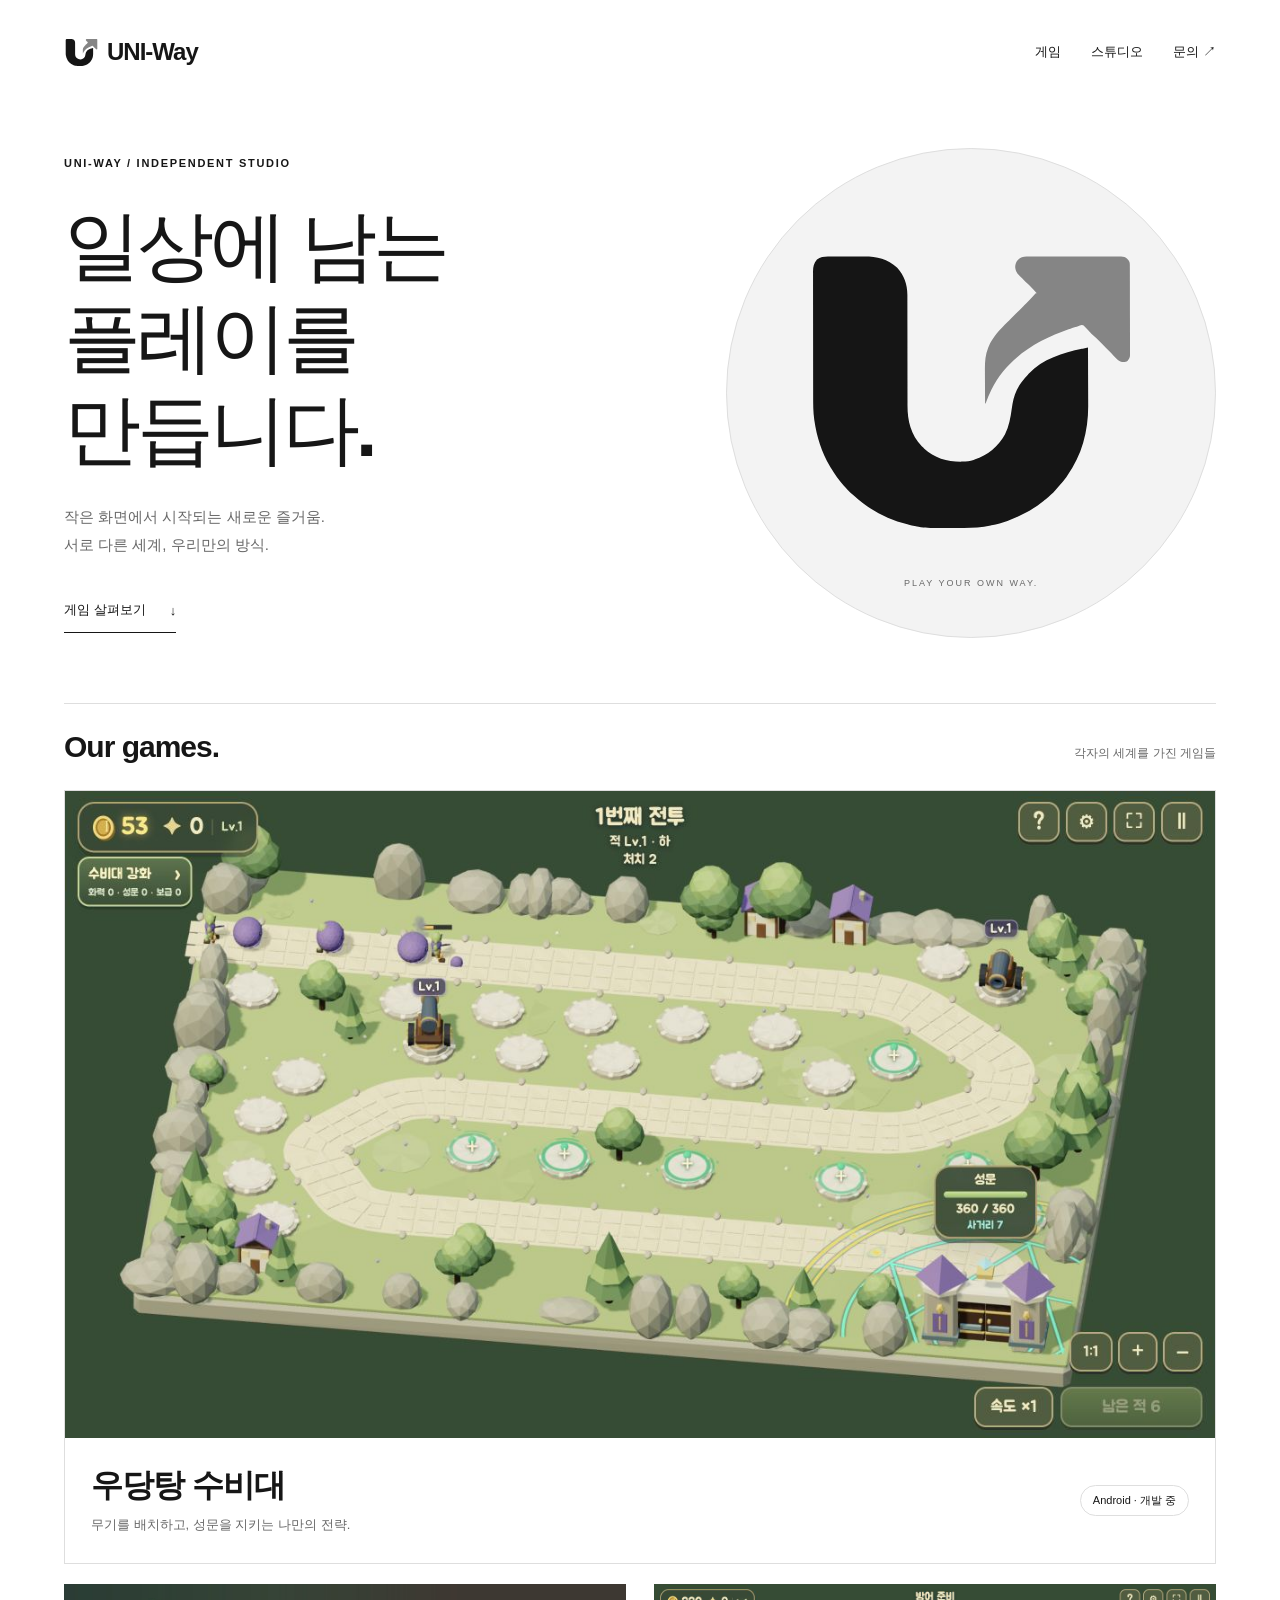
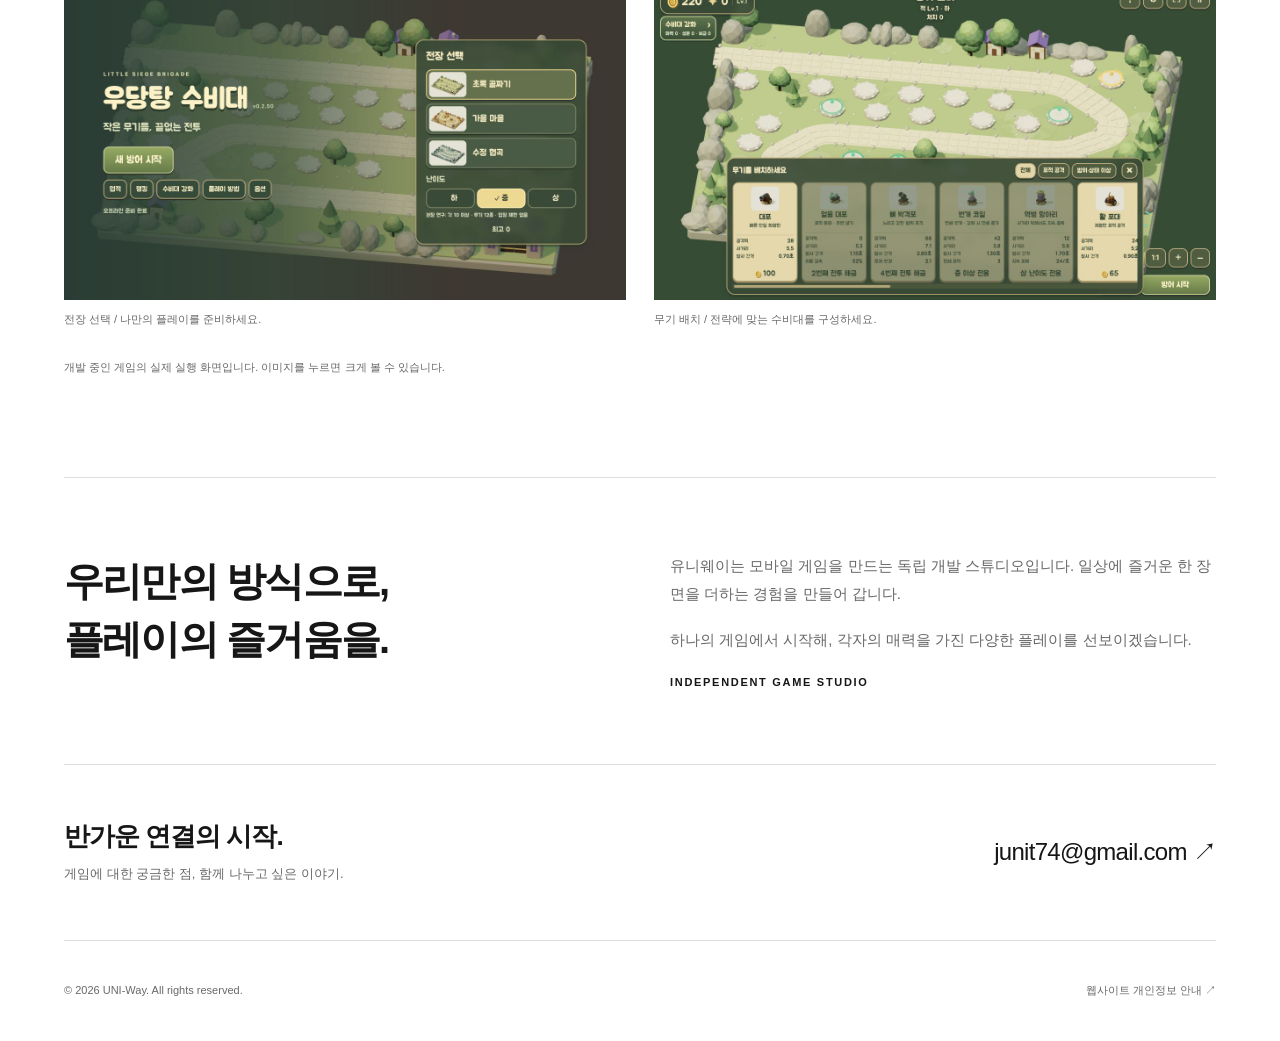
<file: index.html>
<!doctype html>
<html lang="ko">
<head>
  <meta charset="utf-8">
  <meta name="google-site-verification" content="GJATrwkoLwylwQ_Y2QDyJw9GCE_p8dDz-7OQRuyjxLs" />
  <meta name="viewport" content="width=device-width, initial-scale=1">
  <meta name="theme-color" content="#121212">
  <title>유니웨이 UNI-Way — 작은 화면 속, 새로운 즐거움</title>
  <meta name="description" content="유니웨이(UNI-Way)는 모바일 게임을 만듭니다. 개발 중인 우당탕 수비대와 유니웨이의 소식을 만나보세요.">
  <meta property="og:type" content="website">
  <link rel="canonical" href="https://junit74.github.io/">
  <meta property="og:url" content="https://junit74.github.io/">
  <meta property="og:title" content="유니웨이 UNI-Way">
  <meta property="og:description" content="작은 화면 속, 새로운 즐거움. 모바일 게임을 만드는 유니웨이입니다.">
  <link rel="icon" href="./assets/uniway-favicon-mono-64.png" type="image/png" sizes="64x64">
  <link rel="icon" data-theme-favicon href="./assets/uniway-favicon-mono-adaptive.svg" type="image/svg+xml" sizes="any">
  <link rel="apple-touch-icon" href="./assets/apple-touch-icon-mono.png">
  <script src="./theme.js?v=auto-theme-07"></script><link rel="stylesheet" href="./style.css?v=auto-theme-07">
</head>
<body class="cinema"><a class="skip" href="#main">본문으로 바로가기</a><div class="wrap"><header class="header"><a class="brand" href="./" aria-label="UNI-Way 처음으로"><img class="mono-light" src="./assets/uniway-symbol-mono-black.svg" width="35" height="35" alt=""><img class="mono-dark" src="./assets/uniway-symbol-mono-white.svg" width="35" height="35" alt=""><span>UNI-Way</span></a><nav aria-label="주요 메뉴"><a href="#games">게임</a><a href="#about">스튜디오</a><a href="#contact">문의 ↗</a></nav></header><main id="main"><section class="cinema-hero"><div><span class="eyebrow">UNI-WAY / INDEPENDENT STUDIO</span><h1>일상에 남는<br>플레이를 만듭니다.</h1><p>작은 화면에서 시작되는 새로운 즐거움.<br>서로 다른 세계, 우리만의 방식.</p><a class="text-link" href="#games">게임 살펴보기 <span>↓</span></a></div><div class="symbol-stage" aria-hidden="true"><img class="mono-light" src="./assets/uniway-symbol-mono-black.svg" width="35" height="35" alt=""><img class="mono-dark" src="./assets/uniway-symbol-mono-white.svg" width="35" height="35" alt=""><span class="stage-caption">PLAY YOUR OWN WAY.</span></div></section><section class="games" id="games"><div class="section-head"><h2>Our games.</h2><p>각자의 세계를 가진 게임들</p></div><article class="game-main"><a class="image-link" href="./assets/guardians-battle.png" target="_blank" rel="noopener" aria-label="우당탕 수비대 실제 전투 화면 크게 보기 (새 탭)"><img class="game-img" src="./assets/guardians-battle.png" width="1280" height="720" alt="우당탕 수비대 실제 전투 화면" loading="lazy"></a><div class="game-meta"><div><h3>우당탕 수비대</h3><p>무기를 배치하고, 성문을 지키는 나만의 전략.</p></div><span class="badge">Android · 개발 중</span></div></article><div class="shots"><figure><a class="image-link" href="./assets/guardians-menu.png" target="_blank" rel="noopener" aria-label="우당탕 수비대 전장 선택 화면 크게 보기 (새 탭)"><img class="game-img" src="./assets/guardians-menu.png" width="1280" height="720" alt="우당탕 수비대 전장 선택 화면" loading="lazy"></a><figcaption>전장 선택 / 나만의 플레이를 준비하세요.</figcaption></figure><figure><a class="image-link" href="./assets/guardians-build.png" target="_blank" rel="noopener" aria-label="우당탕 수비대 무기 배치 화면 크게 보기 (새 탭)"><img class="game-img" src="./assets/guardians-build.png" width="1280" height="720" alt="우당탕 수비대 무기 배치 화면" loading="lazy"></a><figcaption>무기 배치 / 전략에 맞는 수비대를 구성하세요.</figcaption></figure></div><p class="capture-note">개발 중인 게임의 실제 실행 화면입니다. 이미지를 누르면 크게 볼 수 있습니다.</p></section><section class="about" id="about"><h2>우리만의 방식으로,<br>플레이의 즐거움을.</h2><div><p>유니웨이는 모바일 게임을 만드는 독립 개발 스튜디오입니다. 일상에 즐거운 한 장면을 더하는 경험을 만들어 갑니다.</p><p>하나의 게임에서 시작해, 각자의 매력을 가진 다양한 플레이를 선보이겠습니다.</p><span class="eyebrow">INDEPENDENT GAME STUDIO</span></div></section></main><section class="contact" id="contact"><div><h2>반가운 연결의 시작.</h2><p>게임에 대한 궁금한 점, 함께 나누고 싶은 이야기.</p></div><a href="mailto:junit74@gmail.com">junit74@gmail.com ↗</a></section><footer class="footer"><span>© <span id="year">2026</span> UNI-Way. All rights reserved.</span><a href="./privacy.html">웹사이트 개인정보 안내 ↗</a></footer></div><script src="./script.js?v=mono-stage-06"></script></body></html>
</file>
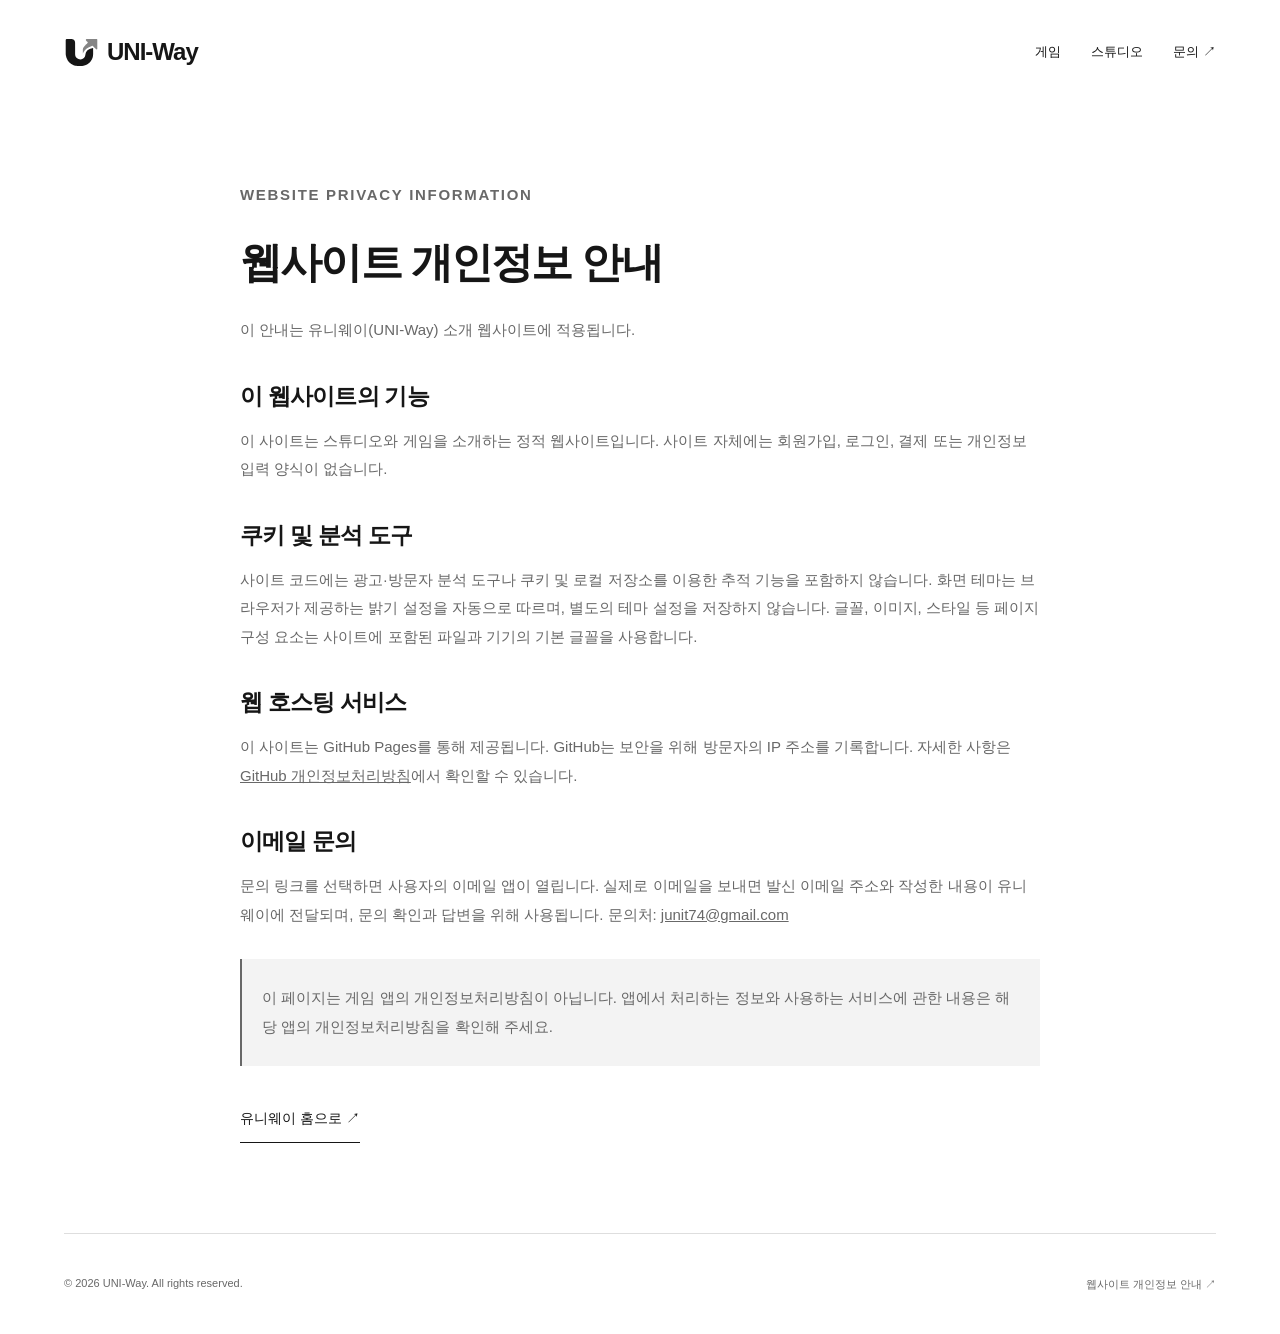
<file: privacy.html>
<!doctype html>
<html lang="ko">
<head>
  <meta charset="utf-8">
  <meta name="viewport" content="width=device-width, initial-scale=1">
  <meta name="theme-color" content="#121212">
  <title>웹사이트 개인정보 안내 — 유니웨이 UNI-Way</title>
  <meta name="description" content="유니웨이 소개 웹사이트의 개인정보 관련 안내입니다.">
  <meta property="og:type" content="website">
  <link rel="canonical" href="https://junit74.github.io/privacy.html">
  <meta property="og:url" content="https://junit74.github.io/privacy.html">
  <meta property="og:title" content="웹사이트 개인정보 안내 — UNI-Way">
  <meta property="og:description" content="유니웨이 소개 웹사이트의 개인정보 관련 안내입니다.">
  <link rel="icon" href="./assets/uniway-favicon-mono-64.png" type="image/png" sizes="64x64">
  <link rel="icon" data-theme-favicon href="./assets/uniway-favicon-mono-adaptive.svg" type="image/svg+xml" sizes="any">
  <link rel="apple-touch-icon" href="./assets/apple-touch-icon-mono.png">
  <script src="./theme.js?v=auto-theme-07"></script><link rel="stylesheet" href="./style.css?v=auto-theme-07">
</head>
<body class="cinema"><a class="skip" href="#main">본문으로 바로가기</a><div class="wrap"><header class="header"><a class="brand" href="./" aria-label="UNI-Way 처음으로"><img class="mono-light" src="./assets/uniway-symbol-mono-black.svg" width="35" height="35" alt=""><img class="mono-dark" src="./assets/uniway-symbol-mono-white.svg" width="35" height="35" alt=""><span>UNI-Way</span></a><nav aria-label="주요 메뉴"><a href="./#games">게임</a><a href="./#about">스튜디오</a><a href="./#contact">문의 ↗</a></nav></header><main id="main" class="policy"><p class="eyebrow">WEBSITE PRIVACY INFORMATION</p><h1>웹사이트 개인정보 안내</h1><p>이 안내는 유니웨이(UNI-Way) 소개 웹사이트에 적용됩니다.</p><h2>이 웹사이트의 기능</h2><p>이 사이트는 스튜디오와 게임을 소개하는 정적 웹사이트입니다. 사이트 자체에는 회원가입, 로그인, 결제 또는 개인정보 입력 양식이 없습니다.</p><h2>쿠키 및 분석 도구</h2><p>사이트 코드에는 광고·방문자 분석 도구나 쿠키 및 로컬 저장소를 이용한 추적 기능을 포함하지 않습니다. 화면 테마는 브라우저가 제공하는 밝기 설정을 자동으로 따르며, 별도의 테마 설정을 저장하지 않습니다. 글꼴, 이미지, 스타일 등 페이지 구성 요소는 사이트에 포함된 파일과 기기의 기본 글꼴을 사용합니다.</p><h2>웹 호스팅 서비스</h2><p>이 사이트는 GitHub Pages를 통해 제공됩니다. GitHub는 보안을 위해 방문자의 IP 주소를 기록합니다. 자세한 사항은 <a href="https://docs.github.com/en/site-policy/privacy-policies/github-general-privacy-statement" style="text-decoration:underline">GitHub 개인정보처리방침</a>에서 확인할 수 있습니다.</p><h2>이메일 문의</h2><p>문의 링크를 선택하면 사용자의 이메일 앱이 열립니다. 실제로 이메일을 보내면 발신 이메일 주소와 작성한 내용이 유니웨이에 전달되며, 문의 확인과 답변을 위해 사용됩니다. 문의처: <a href="mailto:junit74@gmail.com" style="text-decoration:underline">junit74@gmail.com</a></p><div class="policy-callout"><p>이 페이지는 게임 앱의 개인정보처리방침이 아닙니다. 앱에서 처리하는 정보와 사용하는 서비스에 관한 내용은 해당 앱의 개인정보처리방침을 확인해 주세요.</p></div><a class="back-link" href="./">유니웨이 홈으로 <span aria-hidden="true">↗</span></a></main><footer class="footer"><span>© <span id="year">2026</span> UNI-Way. All rights reserved.</span><a href="./privacy.html">웹사이트 개인정보 안내 ↗</a></footer></div><script src="./script.js?v=mono-stage-06"></script></body></html>
</file>
<file: style.css>
@charset "UTF-8";
:root{color-scheme:light;--bg:#fff;--fg:#161616;--muted:#686868;--line:#dedede;--panel:#f3f3f3;--card:#fff;--inverse:#111;--inverse-fg:#fff;--light:block;--dark:none}
:root[data-theme="dark"]{color-scheme:dark;--bg:#121212;--fg:#f5f5f5;--muted:#aaa;--line:#393939;--panel:#202020;--card:#191919;--inverse:#eee;--inverse-fg:#111;--light:none;--dark:block}
*{box-sizing:border-box}
html{scroll-behavior:smooth;scroll-padding-top:80px}
body{margin:0;background:var(--bg);color:var(--fg);font-family:Inter,-apple-system,BlinkMacSystemFont,"Apple SD Gothic Neo","Noto Sans KR",sans-serif;-webkit-font-smoothing:antialiased}
a{color:inherit;text-decoration:none}
button,select{font:inherit}
a:focus-visible,button:focus-visible,select:focus-visible{outline:2px solid var(--fg);outline-offset:5px}
::selection{background:var(--fg);color:var(--bg)}
img{max-width:100%}
.wrap{width:min(1280px,90%);margin:auto}
.header{min-height:100px;display:flex;align-items:center;justify-content:space-between;gap:24px}
.brand{display:inline-flex;align-items:center;gap:8px;font-size:24px;letter-spacing:-1px;font-weight:750}
.brand img{width:35px;height:35px}
.mono-light{display:var(--light)}
.mono-dark{display:var(--dark)}
nav{display:flex;gap:30px;font-size:13px}
nav a{display:flex;align-items:center;min-height:44px}
p{line-height:1.85}
.eyebrow{font-size:11px;letter-spacing:1.7px;font-weight:650;text-transform:uppercase}
.muted{color:var(--muted)}
.text-link{display:inline-flex;align-items:center;gap:24px;border-bottom:1px solid var(--fg);padding:12px 0;min-height:44px;font-size:13px}
.section-head{display:flex;justify-content:space-between;align-items:baseline;gap:20px;padding:26px 0}
.section-head h2{font-size:30px;letter-spacing:-1px;margin:0}
.section-head p{font-size:12px;margin:0;color:var(--muted)}
.game-img{display:block;width:100%;height:auto;aspect-ratio:16/9;object-fit:contain;background:#222}
.image-link{display:block;overflow:hidden;cursor:zoom-in}
.game-meta{display:flex;justify-content:space-between;align-items:center;gap:20px;padding:24px 0}
.game-meta h3{font-size:26px;letter-spacing:-1px;margin:0 0 5px}
.game-meta p{margin:0;color:var(--muted);font-size:13px}
.badge{font-size:11px;border:1px solid var(--line);padding:7px 12px;white-space:nowrap;border-radius:30px}
.shots{display:grid;grid-template-columns:1fr 1fr;gap:20px;margin-top:20px}
.shots figure{margin:0}
.shots figcaption{font-size:11px;color:var(--muted);padding:12px 0}
.about{display:grid;grid-template-columns:1fr 1fr;gap:60px;border-top:1px solid var(--line);padding:74px 0;margin-top:80px}
.about h2{font-size:40px;letter-spacing:-1.8px;line-height:1.45;margin:0}
.about p{font-size:15px;color:var(--muted);margin:0 0 18px}
.contact{border-top:1px solid var(--line);padding:54px 0;display:flex;align-items:center;justify-content:space-between;gap:30px}
.contact h2{margin:0 0 8px;font-size:26px;letter-spacing:-1px}
.contact p{margin:0;color:var(--muted);font-size:13px}
.contact a{font-size:24px;letter-spacing:-.7px;overflow-wrap:anywhere}
.footer{border-top:1px solid var(--line);display:flex;justify-content:space-between;gap:20px;padding:28px 0;color:var(--muted);font-size:11px}
.footer a{min-height:44px;display:inline-flex;align-items:center}
.footer span{padding-top:15px}
.capture-note{font-size:11px;color:var(--muted);margin:18px 0 0}
.cinema .header{min-height:104px}
.cinema-hero{display:grid;grid-template-columns:1.25fr 1fr;gap:50px;align-items:center;padding:44px 0 65px;min-height:510px}
.cinema-hero h1{font-size:clamp(48px,6vw,82px);font-weight:550;letter-spacing:-4px;line-height:1.2;margin:28px 0}
.cinema-hero p{font-size:15px;color:var(--muted)}
.cinema-hero .text-link{margin-top:15px}
.symbol-stage{position:relative;display:grid;place-items:center;aspect-ratio:1;background:var(--panel);border:1px solid var(--line);border-radius:50%}
.symbol-stage img{width:72%;height:auto}
.stage-caption{position:absolute;bottom:10%;font-size:9px;letter-spacing:2px;color:var(--muted)}
.cinema .games{border-top:1px solid var(--line)}
.cinema .game-main{position:relative;border:1px solid var(--line)}
.cinema .game-meta{padding:26px}
.cinema .game-meta h3{font-size:32px}
.cinema .shots{gap:28px}
.cinema .about{margin-top:100px}
@media(max-width:900px){.cinema-hero{gap:30px;min-height:430px}
.cinema-hero h1{font-size:54px}
.about{gap:35px}
.contact a{font-size:20px}}
@media(max-width:650px){html{scroll-padding-top:25px}
.wrap{width:88%}
.header{min-height:90px;gap:12px;flex-wrap:wrap;padding:16px 0}
.brand{font-size:23px}
.brand img{width:32px;height:32px}
nav{gap:18px;font-size:12px}
.header nav{margin-left:auto}
.section-head{padding:24px 0 20px}
.section-head h2{font-size:25px}
.section-head p{font-size:10px}
.shots{gap:12px}
.shots figcaption{font-size:10px;line-height:1.6}
.game-meta{gap:15px}
.game-meta h3{font-size:24px}
.badge{font-size:10px;padding:6px 10px}
.about{grid-template-columns:1fr;gap:24px;margin-top:48px;padding:40px 0}
.about h2{font-size:30px}
.about p{font-size:14px}
.contact{display:block;padding:38px 0}
.contact h2{font-size:25px}
.contact a{display:inline-block;margin-top:24px;font-size:21px;min-height:44px}
.footer{font-size:10px;align-items:start;gap:14px}
.footer span{line-height:1.6}
.cinema .header{min-height:90px}
.cinema-hero{grid-template-columns:1fr;gap:30px;padding:24px 0 40px}
.cinema-hero h1{font-size:clamp(42px,10vw,60px);letter-spacing:-2.5px;margin:22px 0}
.cinema-hero p{font-size:14px}
.symbol-stage{width:66%;margin:0 auto}
.stage-caption{font-size:7px}
.cinema .game-meta{padding:18px;align-items:start}
.cinema .game-meta h3{font-size:25px}
.cinema .game-meta p{font-size:11px}
.cinema .shots{gap:12px}
.cinema .about{margin-top:50px}}
@media(max-width:360px){.header nav{width:100%;justify-content:space-between}
.game-meta{flex-wrap:wrap}
.shots{grid-template-columns:1fr}}
@media(prefers-reduced-motion:reduce){html{scroll-behavior:auto}}
h1,h2,h3{word-break:keep-all}
@media(max-width:650px){.cinema-hero h1{font-size:clamp(36px,9vw,54px)}}
.skip{position:fixed;top:-100px;left:16px;z-index:20;padding:14px;background:var(--fg);color:var(--bg)}
.skip:focus{top:12px}
.header nav{margin-left:auto}
.footer #year{padding:0}
.policy{max-width:800px;margin:0 auto;padding:62px 0 90px;min-height:70vh}
.policy h1{font-size:42px;letter-spacing:-1.8px;line-height:1.35;margin:25px 0}
.policy h2{font-size:23px;letter-spacing:-.8px;margin:36px 0 12px}
.policy p{font-size:15px;color:var(--muted);line-height:1.9}
.policy-callout{background:var(--panel);border-left:2px solid var(--muted);padding:10px 20px;margin:30px 0}
.back-link{display:inline-block;min-height:44px;padding:14px 0;border-bottom:1px solid var(--fg);font-size:14px}
@media(max-width:850px){.header{gap:18px}}
@media(max-width:650px){.header{gap:8px 18px}
.header .brand{margin-right:auto}
.header nav{order:3;width:100%;margin:0;justify-content:flex-end;gap:26px}
.policy{padding-top:36px}
.policy h1{font-size:32px}
.footer{flex-wrap:wrap}}
@media(prefers-color-scheme:dark){:root:not([data-theme]){color-scheme:dark;--bg:#121212;--fg:#f5f5f5;--muted:#aaa;--line:#393939;--panel:#202020;--card:#191919;--inverse:#eee;--inverse-fg:#111;--light:none;--dark:block}}
</file>
